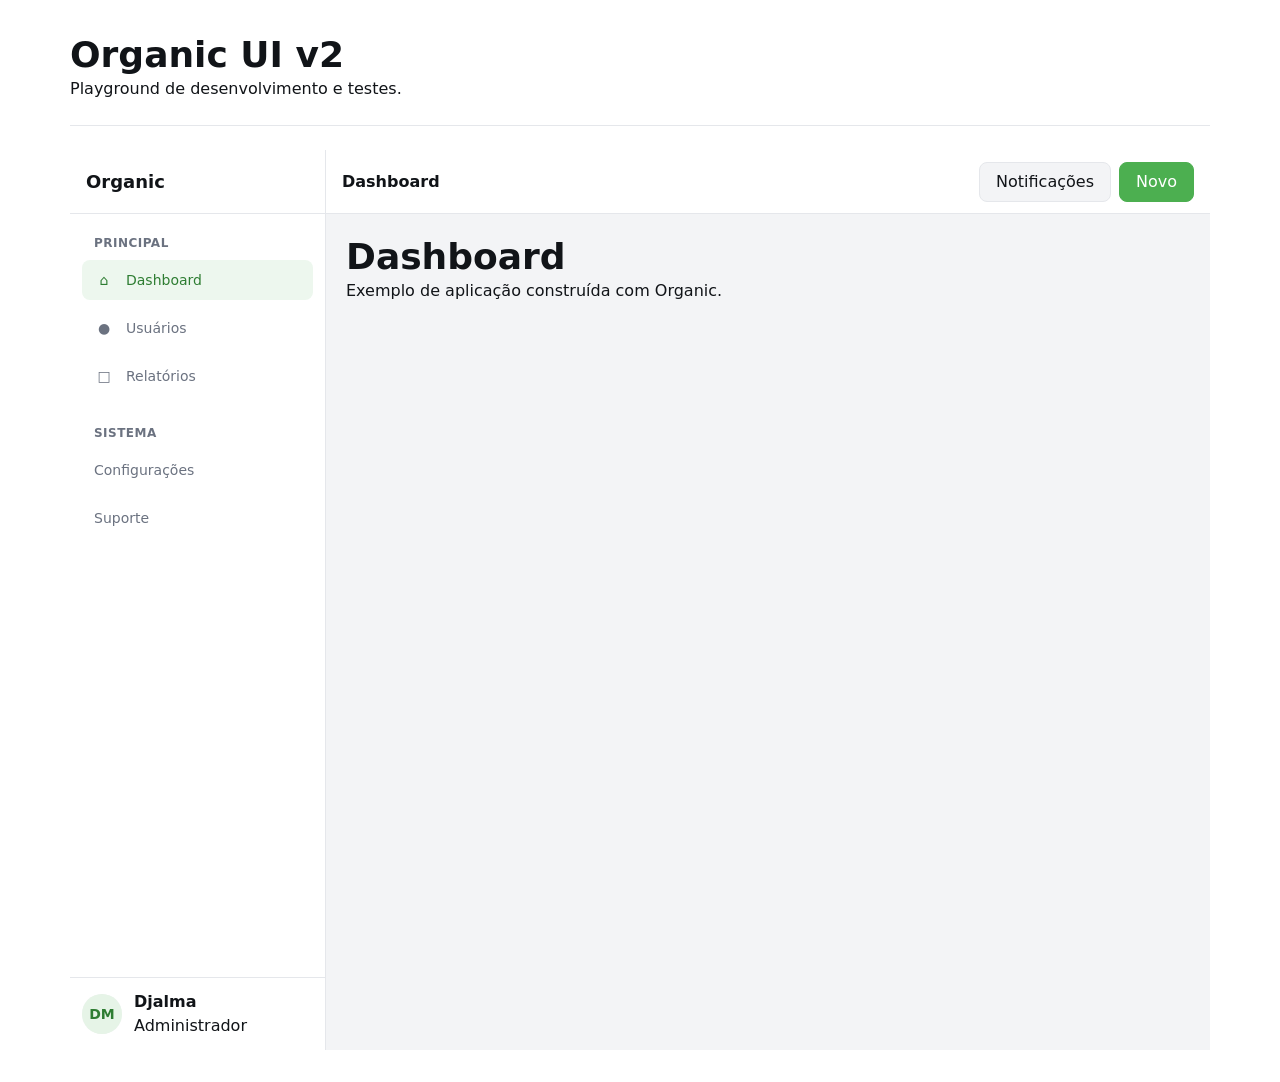
<file: examples/app-shell.html>
<!DOCTYPE html>
<html lang="pt-BR">
<head>
    <meta charset="UTF-8">
    <meta name="viewport" content="width=device-width, initial-scale=1.0">

    <title>Organic UI v2 - Playground</title>

    <link rel="stylesheet" href="../src/css/organic.css">

    <style>
        body {
            padding: 2rem;
        }

        section {
            margin-bottom: 3rem;
        }

        .preview {
            display: flex;
            flex-wrap: wrap;
            gap: 1rem;
            align-items: center;

            margin-top: 1rem;
            padding: 1.5rem;

            border: 1px solid var(--org-border);
            border-radius: var(--org-radius-lg);

            background: var(--org-surface);
        }
    </style>
</head>

<body>

<main class="org-container">

    <header>
        <h1>Organic UI v2</h1>
        <p class="org-lead">
            Playground de desenvolvimento e testes.
        </p>
    </header>
    <hr>
    <div class="org-app">

        <aside class="org-sidebar">

            <header class="org-sidebar-header">
                <a class="org-sidebar-brand" href="#">
                    Organic
                </a>
            </header>

            <div class="org-sidebar-body">

                <section class="org-sidebar-section">

                <span class="org-sidebar-label">
                    Principal
                </span>

                    <ul class="org-sidebar-nav">

                        <li>
                            <a
                                    class="org-sidebar-link is-active"
                                    href="#"
                                    aria-current="page"
                            >
                                <span class="org-sidebar-icon">⌂</span>
                                Dashboard
                            </a>
                        </li>

                        <li>
                            <a class="org-sidebar-link" href="#">
                                <span class="org-sidebar-icon">●</span>
                                Usuários
                            </a>
                        </li>

                        <li>
                            <a class="org-sidebar-link" href="#">
                                <span class="org-sidebar-icon">□</span>
                                Relatórios
                            </a>
                        </li>

                    </ul>

                </section>


                <section class="org-sidebar-section">

                <span class="org-sidebar-label">
                    Sistema
                </span>

                    <ul class="org-sidebar-nav">

                        <li>
                            <a class="org-sidebar-link" href="#">
                                Configurações
                            </a>
                        </li>

                        <li>
                            <a class="org-sidebar-link" href="#">
                                Suporte
                            </a>
                        </li>

                    </ul>

                </section>

            </div>


            <footer class="org-sidebar-footer">

                <div class="org-flex org-items-center org-gap-3">

                <span class="org-avatar">
                    <span class="org-avatar-initials">
                        DM
                    </span>
                </span>

                    <div>
                        <strong>Djalma</strong>
                        <div class="org-text-muted">
                            Administrador
                        </div>
                    </div>

                </div>

            </footer>

        </aside>


        <main class="org-app-main">

            <header class="org-navbar">

                <div>
                    <strong>Dashboard</strong>
                </div>

                <div class="org-navbar-actions">

                    <button class="org-btn org-btn-light">
                        Notificações
                    </button>

                    <button class="org-btn org-btn-primary">
                        Novo
                    </button>

                </div>

            </header>

            <div class="org-app-content">

                <h1>Dashboard</h1>

                <p class="org-text-muted">
                    Exemplo de aplicação construída com Organic.
                </p>

            </div>

        </main>

    </div>

</main>
<script type="module" src="../src/js/organic.js"></script>
</body>
</html>
</file>
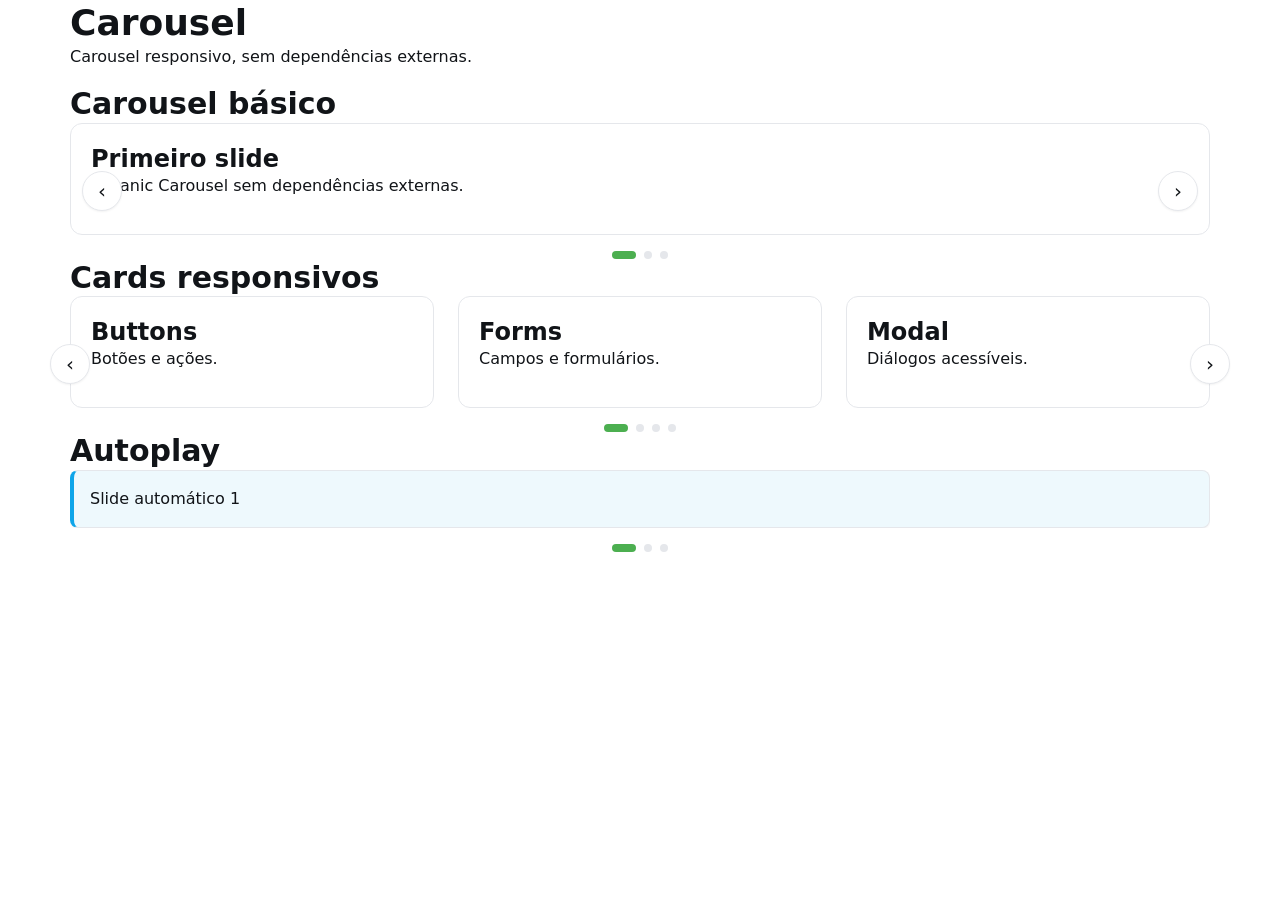
<file: examples/carousel.html>
<!doctype html>
<html lang="pt-BR">

<head>
    <meta charset="utf-8">

    <meta
            name="viewport"
            content="width=device-width, initial-scale=1"
    >

    <title>Organic UI — Carousel</title>

    <link
            rel="stylesheet"
            href="../src/css/organic.css"
    >
</head>

<body>

<main class="org-container">

    <div class="org-py-8">

        <h1>Carousel</h1>

        <p class="org-text-muted">
            Carousel responsivo, sem dependências externas.
        </p>


        <!-- ===============================================
             Basic
             =============================================== -->

        <section class="org-mt-8">

            <h2>Carousel básico</h2>

            <div
                    class="org-carousel"
                    data-org-carousel
                    data-org-items="1"
                    data-org-loop="true"
                    data-org-drag="true"
                    tabindex="0"
                    aria-label="Exemplo de carousel"
            >

                <div class="org-carousel-viewport">

                    <div class="org-carousel-track">

                        <div class="org-carousel-slide">

                            <div class="org-card">
                                <div class="org-card-body">

                                    <h3>
                                        Primeiro slide
                                    </h3>

                                    <p>
                                        Organic Carousel sem
                                        dependências externas.
                                    </p>

                                </div>
                            </div>

                        </div>


                        <div class="org-carousel-slide">

                            <div class="org-card">
                                <div class="org-card-body">

                                    <h3>
                                        Segundo slide
                                    </h3>

                                    <p>
                                        Funciona com mouse,
                                        touch e teclado.
                                    </p>

                                </div>
                            </div>

                        </div>


                        <div class="org-carousel-slide">

                            <div class="org-card">
                                <div class="org-card-body">

                                    <h3>
                                        Terceiro slide
                                    </h3>

                                    <p>
                                        Também possui dots,
                                        loop e autoplay.
                                    </p>

                                </div>
                            </div>

                        </div>

                    </div>

                </div>


                <button
                        class="org-carousel-prev"
                        type="button"
                        data-org-carousel-prev
                        aria-label="Slide anterior"
                >
                    ‹
                </button>


                <button
                        class="org-carousel-next"
                        type="button"
                        data-org-carousel-next
                        aria-label="Próximo slide"
                >
                    ›
                </button>


                <div
                        class="org-carousel-dots"
                        data-org-carousel-dots
                ></div>

            </div>

        </section>


        <!-- ===============================================
             Cards
             =============================================== -->

        <section class="org-mt-8">

            <h2>Cards responsivos</h2>

            <div
                    class="org-carousel org-carousel-nav-outside"
                    data-org-carousel
                    data-org-items="3"
                    data-org-items-mobile="1"
                    data-org-items-tablet="2"
                    data-org-items-desktop="3"
                    data-org-gap="24"
                    data-org-loop="true"
                    data-org-drag="true"
                    tabindex="0"
            >

                <div class="org-carousel-viewport">

                    <div class="org-carousel-track">

                        <article class="org-carousel-slide">
                            <div class="org-card">
                                <div class="org-card-body">
                                    <h3>Buttons</h3>
                                    <p>
                                        Botões e ações.
                                    </p>
                                </div>
                            </div>
                        </article>


                        <article class="org-carousel-slide">
                            <div class="org-card">
                                <div class="org-card-body">
                                    <h3>Forms</h3>
                                    <p>
                                        Campos e formulários.
                                    </p>
                                </div>
                            </div>
                        </article>


                        <article class="org-carousel-slide">
                            <div class="org-card">
                                <div class="org-card-body">
                                    <h3>Modal</h3>
                                    <p>
                                        Diálogos acessíveis.
                                    </p>
                                </div>
                            </div>
                        </article>


                        <article class="org-carousel-slide">
                            <div class="org-card">
                                <div class="org-card-body">
                                    <h3>Tables</h3>
                                    <p>
                                        Exibição de dados.
                                    </p>
                                </div>
                            </div>
                        </article>


                        <article class="org-carousel-slide">
                            <div class="org-card">
                                <div class="org-card-body">
                                    <h3>Timeline</h3>
                                    <p>
                                        Histórico de eventos.
                                    </p>
                                </div>
                            </div>
                        </article>


                        <article class="org-carousel-slide">
                            <div class="org-card">
                                <div class="org-card-body">
                                    <h3>Stepper</h3>
                                    <p>
                                        Fluxos em etapas.
                                    </p>
                                </div>
                            </div>
                        </article>

                    </div>

                </div>


                <button
                        class="org-carousel-prev"
                        type="button"
                        data-org-carousel-prev
                        aria-label="Anterior"
                >
                    ‹
                </button>


                <button
                        class="org-carousel-next"
                        type="button"
                        data-org-carousel-next
                        aria-label="Próximo"
                >
                    ›
                </button>


                <div
                        class="org-carousel-dots"
                        data-org-carousel-dots
                ></div>

            </div>

        </section>


        <!-- ===============================================
             Autoplay
             =============================================== -->

        <section class="org-mt-8">

            <h2>Autoplay</h2>

            <div
                    class="org-carousel"
                    data-org-carousel
                    data-org-items="1"
                    data-org-loop="true"
                    data-org-autoplay="3000"
                    data-org-pause-hover="true"
                    data-org-drag="true"
                    tabindex="0"
            >

                <div class="org-carousel-viewport">

                    <div class="org-carousel-track">

                        <div class="org-carousel-slide">
                            <div class="org-alert org-alert-info">
                                Slide automático 1
                            </div>
                        </div>

                        <div class="org-carousel-slide">
                            <div class="org-alert org-alert-success">
                                Slide automático 2
                            </div>
                        </div>

                        <div class="org-carousel-slide">
                            <div class="org-alert org-alert-warning">
                                Slide automático 3
                            </div>
                        </div>

                    </div>

                </div>

                <div
                        class="org-carousel-dots"
                        data-org-carousel-dots
                ></div>

            </div>

        </section>

    </div>

</main>


<script
        type="module"
        src="../src/js/organic.js"
></script>

</body>
</html>
</file>
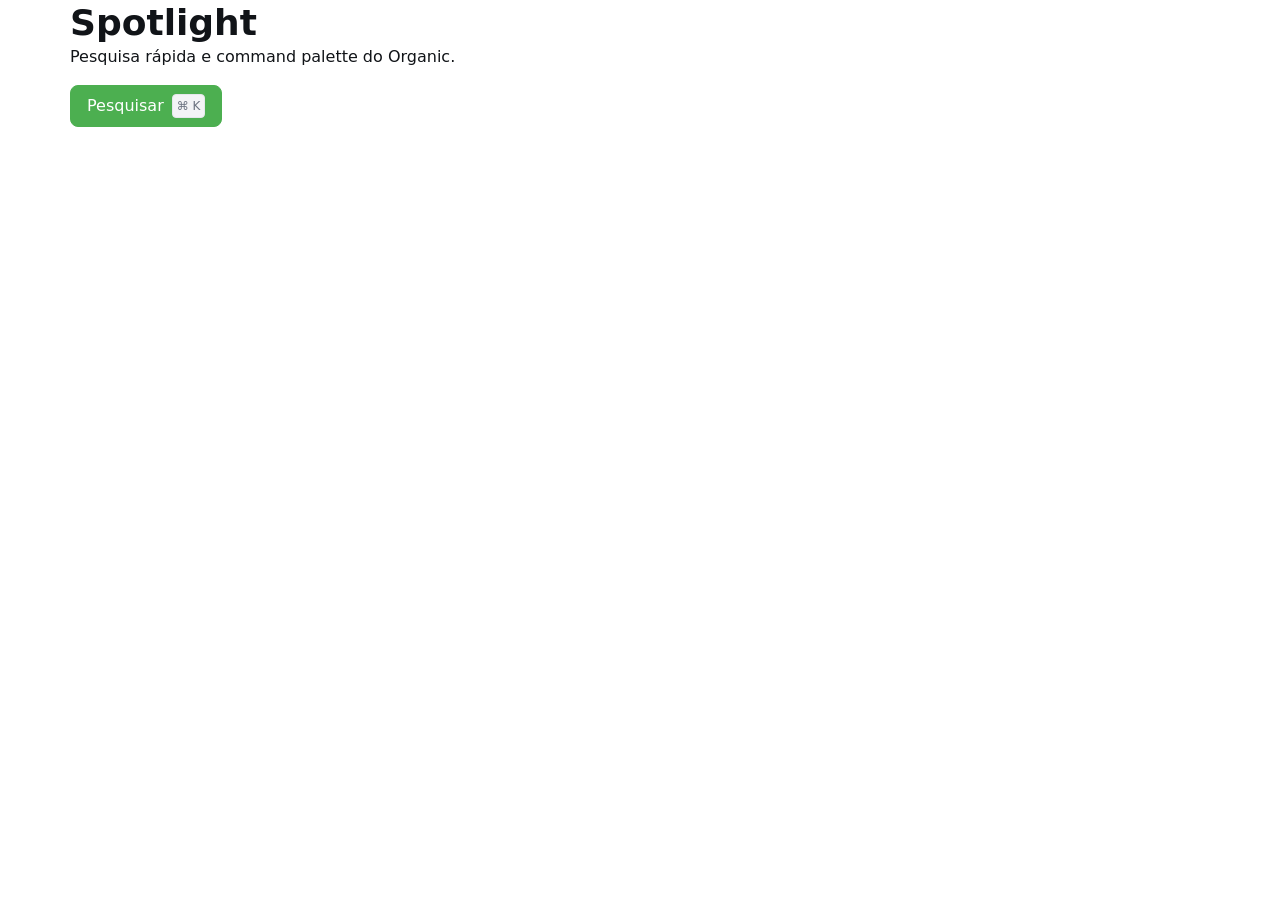
<file: examples/spotlight.html>
<!doctype html>
<html lang="pt-BR">

<head>
    <meta charset="utf-8">

    <meta
            name="viewport"
            content="width=device-width, initial-scale=1"
    >

    <title>Organic UI — Spotlight</title>

    <link
            rel="stylesheet"
            href="../src/css/organic.css"
    >
</head>

<body>

<main class="org-container">

    <div class="org-py-8">

        <h1>Spotlight</h1>

        <p>
            Pesquisa rápida e command palette do Organic.
        </p>

        <button
                class="org-btn org-btn-primary"
                type="button"
                data-org-spotlight-open="organic-search"
        >
            Pesquisar
            <span class="org-spotlight-key">⌘ K</span>
        </button>

    </div>

</main>


<div
        class="org-spotlight"
        id="organic-search"
        data-org-spotlight
        aria-hidden="true"
>

    <div
            class="org-spotlight-dialog"
            role="dialog"
            aria-modal="true"
            aria-label="Pesquisar Organic"
    >

        <div class="org-spotlight-search">

            <span
                    class="org-spotlight-search-icon"
                    aria-hidden="true"
            >
                ⌕
            </span>

            <input
                    class="org-spotlight-input"
                    type="search"
                    placeholder="Pesquisar componentes..."
                    autocomplete="off"
                    data-org-spotlight-input
            >

            <span class="org-spotlight-key">
                ESC
            </span>

        </div>


        <div class="org-spotlight-results">

            <div class="org-spotlight-group">

                <span class="org-spotlight-label">
                    Componentes
                </span>

                <a
                        class="org-spotlight-item"
                        href="#"
                        data-org-spotlight-item
                        data-org-spotlight-search="button botões actions"
                >
                    <span class="org-spotlight-item-icon">
                        ◇
                    </span>

                    Buttons
                </a>

                <a
                        class="org-spotlight-item"
                        href="#"
                        data-org-spotlight-item
                        data-org-spotlight-search="modal dialog janela"
                >
                    <span class="org-spotlight-item-icon">
                        □
                    </span>

                    Modal
                </a>

                <a
                        class="org-spotlight-item"
                        href="#"
                        data-org-spotlight-item
                        data-org-spotlight-search="carousel slider slides"
                >
                    <span class="org-spotlight-item-icon">
                        ▣
                    </span>

                    Carousel
                </a>

                <a
                        class="org-spotlight-item"
                        href="#"
                        data-org-spotlight-item
                        data-org-spotlight-search="tabela table dados"
                >
                    <span class="org-spotlight-item-icon">
                        ≡
                    </span>

                    Tables
                </a>

            </div>


            <div
                    class="org-spotlight-empty"
                    data-org-spotlight-empty
            >
                Nenhum resultado encontrado.
            </div>

        </div>


        <footer class="org-spotlight-footer">

            <span>
                <span class="org-spotlight-key">↑</span>
                <span class="org-spotlight-key">↓</span>
                navegar
            </span>

            <span>
                <span class="org-spotlight-key">↵</span>
                abrir
            </span>

            <span>
                <span class="org-spotlight-key">ESC</span>
                fechar
            </span>

        </footer>

    </div>

</div>


<script
        type="module"
        src="../src/js/organic.js"
></script>

</body>
</html>
</file>
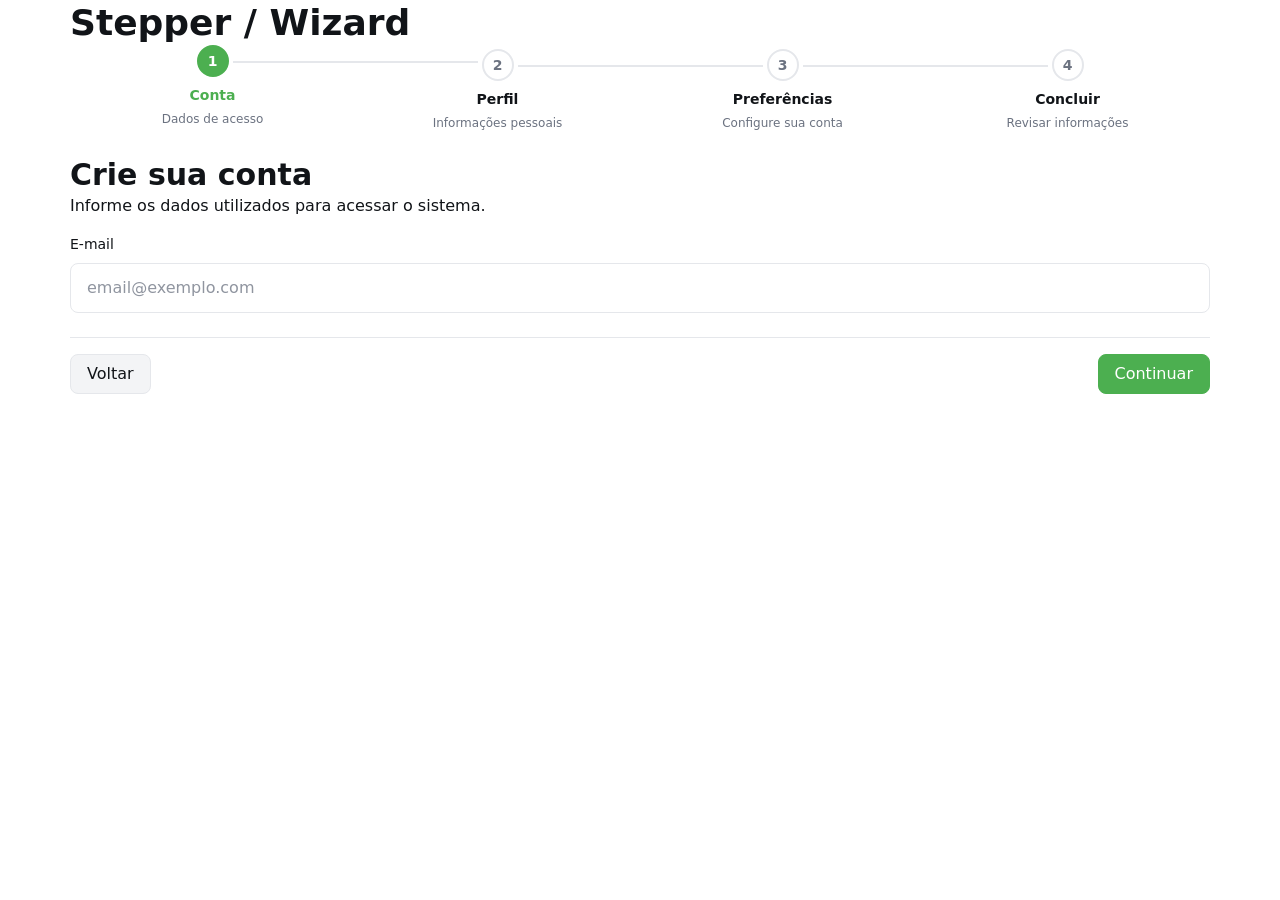
<file: examples/stepper.html>
<!doctype html>
<html lang="pt-BR">

<head>
    <meta charset="utf-8">

    <meta
            name="viewport"
            content="width=device-width, initial-scale=1"
    >

    <title>Organic UI — Stepper</title>

    <link
            rel="stylesheet"
            href="../src/css/organic.css"
    >
</head>

<body>

<main class="org-container">

    <div class="org-py-8">

        <h1>Stepper / Wizard</h1>

        <div
                class="org-wizard"
                data-org-wizard
        >

            <ol class="org-stepper">

                <li
                        class="org-step"
                        data-org-step
                >
                    <span class="org-step-indicator">
                        1
                    </span>

                    <div class="org-step-content">
                        <strong class="org-step-title">
                            Conta
                        </strong>

                        <span class="org-step-text">
                            Dados de acesso
                        </span>
                    </div>
                </li>


                <li
                        class="org-step"
                        data-org-step
                >
                    <span class="org-step-indicator">
                        2
                    </span>

                    <div class="org-step-content">
                        <strong class="org-step-title">
                            Perfil
                        </strong>

                        <span class="org-step-text">
                            Informações pessoais
                        </span>
                    </div>
                </li>


                <li
                        class="org-step"
                        data-org-step
                >
                    <span class="org-step-indicator">
                        3
                    </span>

                    <div class="org-step-content">
                        <strong class="org-step-title">
                            Preferências
                        </strong>

                        <span class="org-step-text">
                            Configure sua conta
                        </span>
                    </div>
                </li>


                <li
                        class="org-step"
                        data-org-step
                >
                    <span class="org-step-indicator">
                        4
                    </span>

                    <div class="org-step-content">
                        <strong class="org-step-title">
                            Concluir
                        </strong>

                        <span class="org-step-text">
                            Revisar informações
                        </span>
                    </div>
                </li>

            </ol>


            <div class="org-wizard-content">

                <section data-org-step-panel>

                    <h2>Crie sua conta</h2>

                    <p>
                        Informe os dados utilizados para
                        acessar o sistema.
                    </p>

                    <div class="org-form-group">

                        <label
                                class="org-label"
                                for="wizard-email"
                        >
                            E-mail
                        </label>

                        <input
                                class="org-input"
                                id="wizard-email"
                                type="email"
                                placeholder="email@exemplo.com"
                        >

                    </div>

                </section>


                <section
                        data-org-step-panel
                        hidden
                >

                    <h2>Seu perfil</h2>

                    <p>
                        Agora precisamos de algumas
                        informações sobre você.
                    </p>

                </section>


                <section
                        data-org-step-panel
                        hidden
                >

                    <h2>Preferências</h2>

                    <p>
                        Escolha como deseja utilizar
                        sua conta.
                    </p>

                </section>


                <section
                        data-org-step-panel
                        hidden
                >

                    <h2>Tudo pronto!</h2>

                    <div class="org-alert org-alert-success">
                        Cadastro configurado com sucesso.
                    </div>

                </section>

            </div>


            <div class="org-wizard-actions">

                <button
                        class="org-btn org-btn-light"
                        type="button"
                        data-org-step-prev
                >
                    Voltar
                </button>

                <button
                        class="org-btn org-btn-primary"
                        type="button"
                        data-org-step-next
                >
                    Continuar
                </button>

            </div>

        </div>

    </div>

</main>

<script
        type="module"
        src="../src/js/organic.js"
></script>

</body>
</html>
</file>
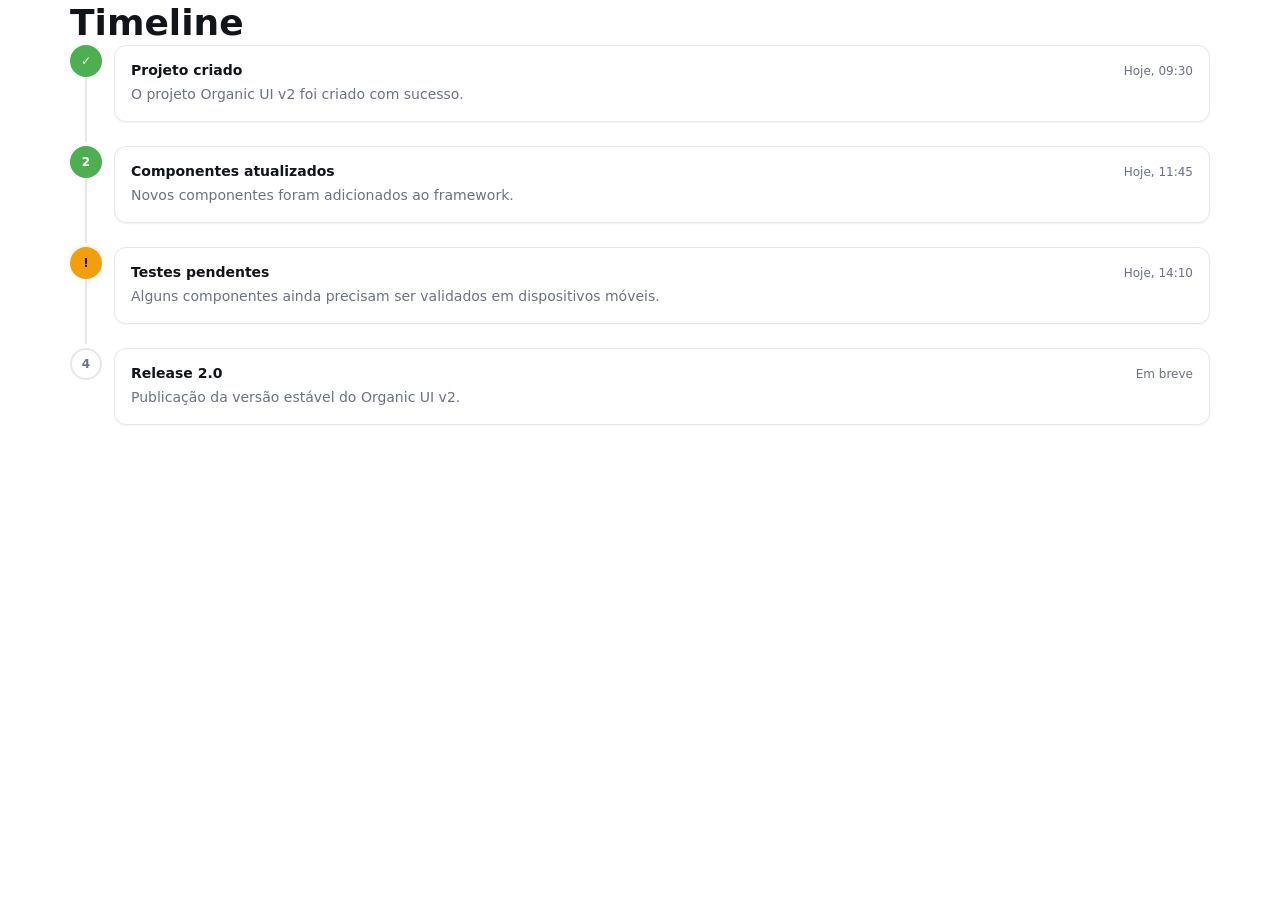
<file: examples/timeline.html>
<!doctype html>
<html lang="pt-BR">

<head>
    <meta charset="utf-8">

    <meta
            name="viewport"
            content="width=device-width, initial-scale=1"
    >

    <title>Organic UI — Timeline</title>

    <link
            rel="stylesheet"
            href="../src/css/organic.css"
    >
</head>

<body>

<main class="org-container">

    <div class="org-py-8">

        <h1>Timeline</h1>

        <ol class="org-timeline org-timeline-card">

            <li class="org-timeline-item is-success">

                <span class="org-timeline-marker">
                    ✓
                </span>

                <div class="org-timeline-content">

                    <header class="org-timeline-header">

                        <h3 class="org-timeline-title">
                            Projeto criado
                        </h3>

                        <time class="org-timeline-time">
                            Hoje, 09:30
                        </time>

                    </header>

                    <p class="org-timeline-text">
                        O projeto Organic UI v2 foi criado
                        com sucesso.
                    </p>

                </div>

            </li>


            <li class="org-timeline-item is-primary">

                <span class="org-timeline-marker">
                    2
                </span>

                <div class="org-timeline-content">

                    <header class="org-timeline-header">

                        <h3 class="org-timeline-title">
                            Componentes atualizados
                        </h3>

                        <time class="org-timeline-time">
                            Hoje, 11:45
                        </time>

                    </header>

                    <p class="org-timeline-text">
                        Novos componentes foram adicionados
                        ao framework.
                    </p>

                </div>

            </li>


            <li class="org-timeline-item is-warning">

                <span class="org-timeline-marker">
                    !
                </span>

                <div class="org-timeline-content">

                    <header class="org-timeline-header">

                        <h3 class="org-timeline-title">
                            Testes pendentes
                        </h3>

                        <time class="org-timeline-time">
                            Hoje, 14:10
                        </time>

                    </header>

                    <p class="org-timeline-text">
                        Alguns componentes ainda precisam
                        ser validados em dispositivos móveis.
                    </p>

                </div>

            </li>


            <li class="org-timeline-item">

                <span class="org-timeline-marker">
                    4
                </span>

                <div class="org-timeline-content">

                    <header class="org-timeline-header">

                        <h3 class="org-timeline-title">
                            Release 2.0
                        </h3>

                        <time class="org-timeline-time">
                            Em breve
                        </time>

                    </header>

                    <p class="org-timeline-text">
                        Publicação da versão estável
                        do Organic UI v2.
                    </p>

                </div>

            </li>

        </ol>

    </div>

</main>

</body>
</html>
</file>
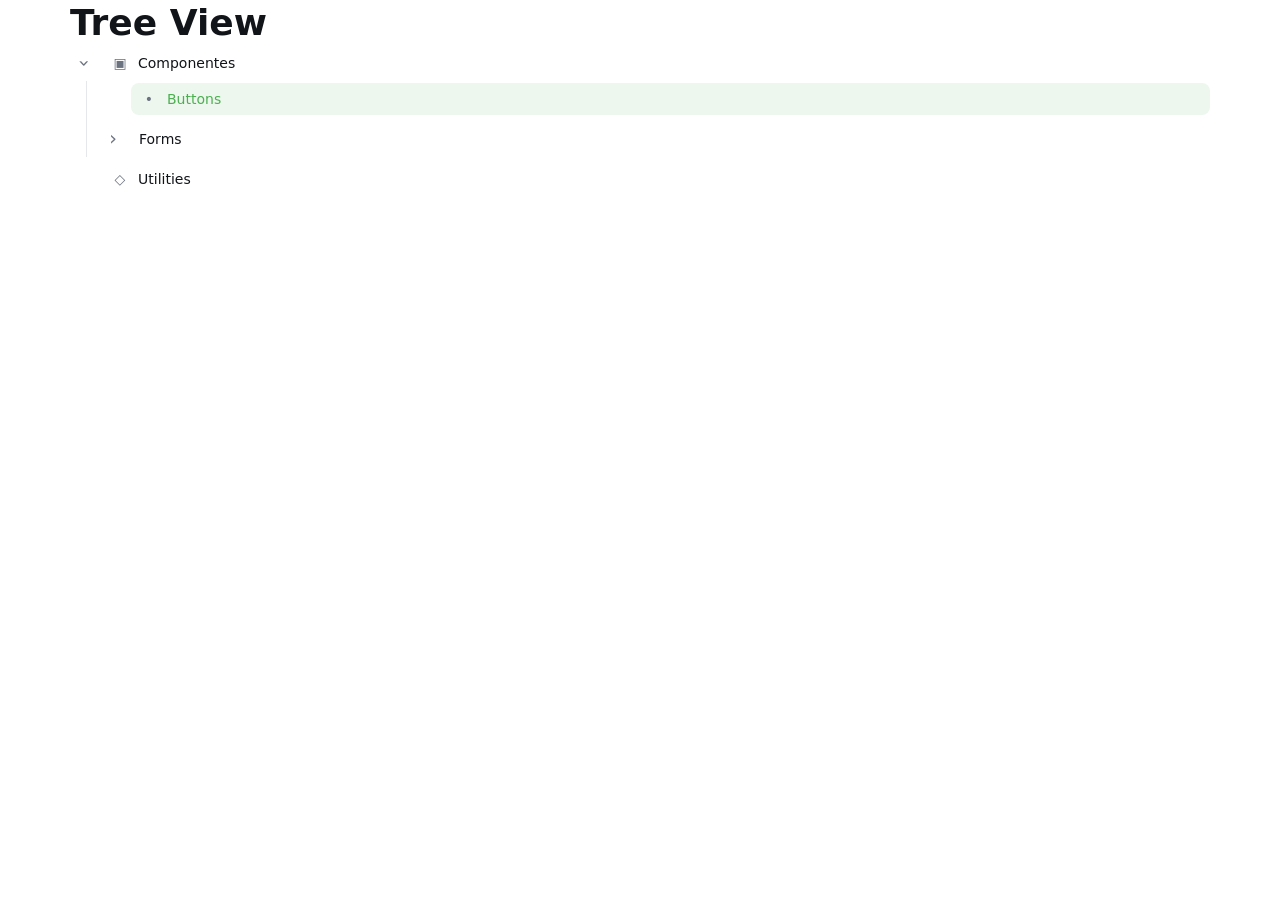
<file: examples/tree-view.html>
<!doctype html>
<html lang="pt-BR">

<head>
    <meta charset="utf-8">
    <meta
            name="viewport"
            content="width=device-width, initial-scale=1"
    >

    <title>Organic UI — Tree View</title>

    <link
            rel="stylesheet"
            href="../src/css/organic.css"
    >
</head>

<body>

<main class="org-container">

    <div class="org-py-8">

        <h1>Tree View</h1>

        <ul class="org-tree">

            <li
                    class="org-tree-item is-open"
                    data-org-tree-item
            >

                <div class="org-tree-row">

                    <button
                            class="org-tree-toggle"
                            type="button"
                            data-org-tree-toggle
                            aria-expanded="true"
                            aria-label="Expandir componentes"
                    ></button>

                    <a
                            class="org-tree-link"
                            href="#"
                    >
                        <span class="org-tree-icon">
                            ▣
                        </span>

                        <span class="org-tree-label">
                            Componentes
                        </span>
                    </a>

                </div>


                <ul class="org-tree-children">

                    <li class="org-tree-item">

                        <div class="org-tree-row">

                            <span class="org-tree-spacer"></span>

                            <a
                                    class="org-tree-link is-active"
                                    href="#"
                            >
                                <span class="org-tree-icon">
                                    •
                                </span>

                                Buttons
                            </a>

                        </div>

                    </li>


                    <li
                            class="org-tree-item"
                            data-org-tree-item
                    >

                        <div class="org-tree-row">

                            <button
                                    class="org-tree-toggle"
                                    type="button"
                                    data-org-tree-toggle
                                    aria-expanded="false"
                            ></button>

                            <a
                                    class="org-tree-link"
                                    href="#"
                            >
                                Forms
                            </a>

                        </div>


                        <ul class="org-tree-children">

                            <li class="org-tree-item">

                                <div class="org-tree-row">

                                    <span
                                            class="org-tree-spacer"
                                    ></span>

                                    <a
                                            class="org-tree-link"
                                            href="#"
                                    >
                                        Input
                                    </a>

                                </div>

                            </li>

                            <li class="org-tree-item">

                                <div class="org-tree-row">

                                    <span
                                            class="org-tree-spacer"
                                    ></span>

                                    <a
                                            class="org-tree-link"
                                            href="#"
                                    >
                                        Select
                                    </a>

                                </div>

                            </li>

                        </ul>

                    </li>

                </ul>

            </li>


            <li class="org-tree-item">

                <div class="org-tree-row">

                    <span class="org-tree-spacer"></span>

                    <a
                            class="org-tree-link"
                            href="#"
                    >
                        <span class="org-tree-icon">
                            ◇
                        </span>

                        Utilities
                    </a>

                </div>

            </li>

        </ul>

    </div>

</main>

<script
        type="module"
        src="../src/js/organic.js"
></script>

</body>
</html>
</file>
<file: src/css/organic.css>
/**
 * Organic UI v2
 *
 * Lightweight, modular and accessible UI framework.
 */

@import "./core/tokens.css";
@import "./core/reset.css";
@import "./core/base.css";
@import "./core/typography.css";
@import "./core/grid.css";
@import "./core/accessibility.css";
@import "./core/utilities.css";

/* Components */
@import "./components/button.css";
@import "./components/form.css";
@import "./components/card.css";
@import "./components/alert.css";
@import "./components/badge.css";
@import "./components/avatar.css";
@import "./components/table.css";
@import "./components/pagination.css";
@import "./components/breadcrumb.css";
@import "./components/loader.css";
@import "./components/tooltip.css";
@import "./components/modal.css";
@import "./components/dropdown.css";
@import "./components/tabs.css";
@import "./components/tag.css";
@import "./components/accordion.css";
@import "./components/switch.css";
@import "./components/toast.css";
@import "./components/button-group.css";
@import "./components/input-group.css";
@import "./components/check.css";
@import "./components/select.css";
@import "./components/range.css";
@import "./components/list-group.css";
@import "./components/collapse.css";
@import "./components/popover.css";
@import "./components/offcanvas.css";
@import "./components/navbar.css";
@import "./components/sidebar.css";
@import "./components/code.css";
@import "./components/empty-state.css";
@import "./components/upload.css";
@import "./components/stepper.css";
@import "./components/timeline.css";
@import "./components/tree-view.css";
@import "./components/spotlight.css";
@import "./components/carousel.css";
</file>
